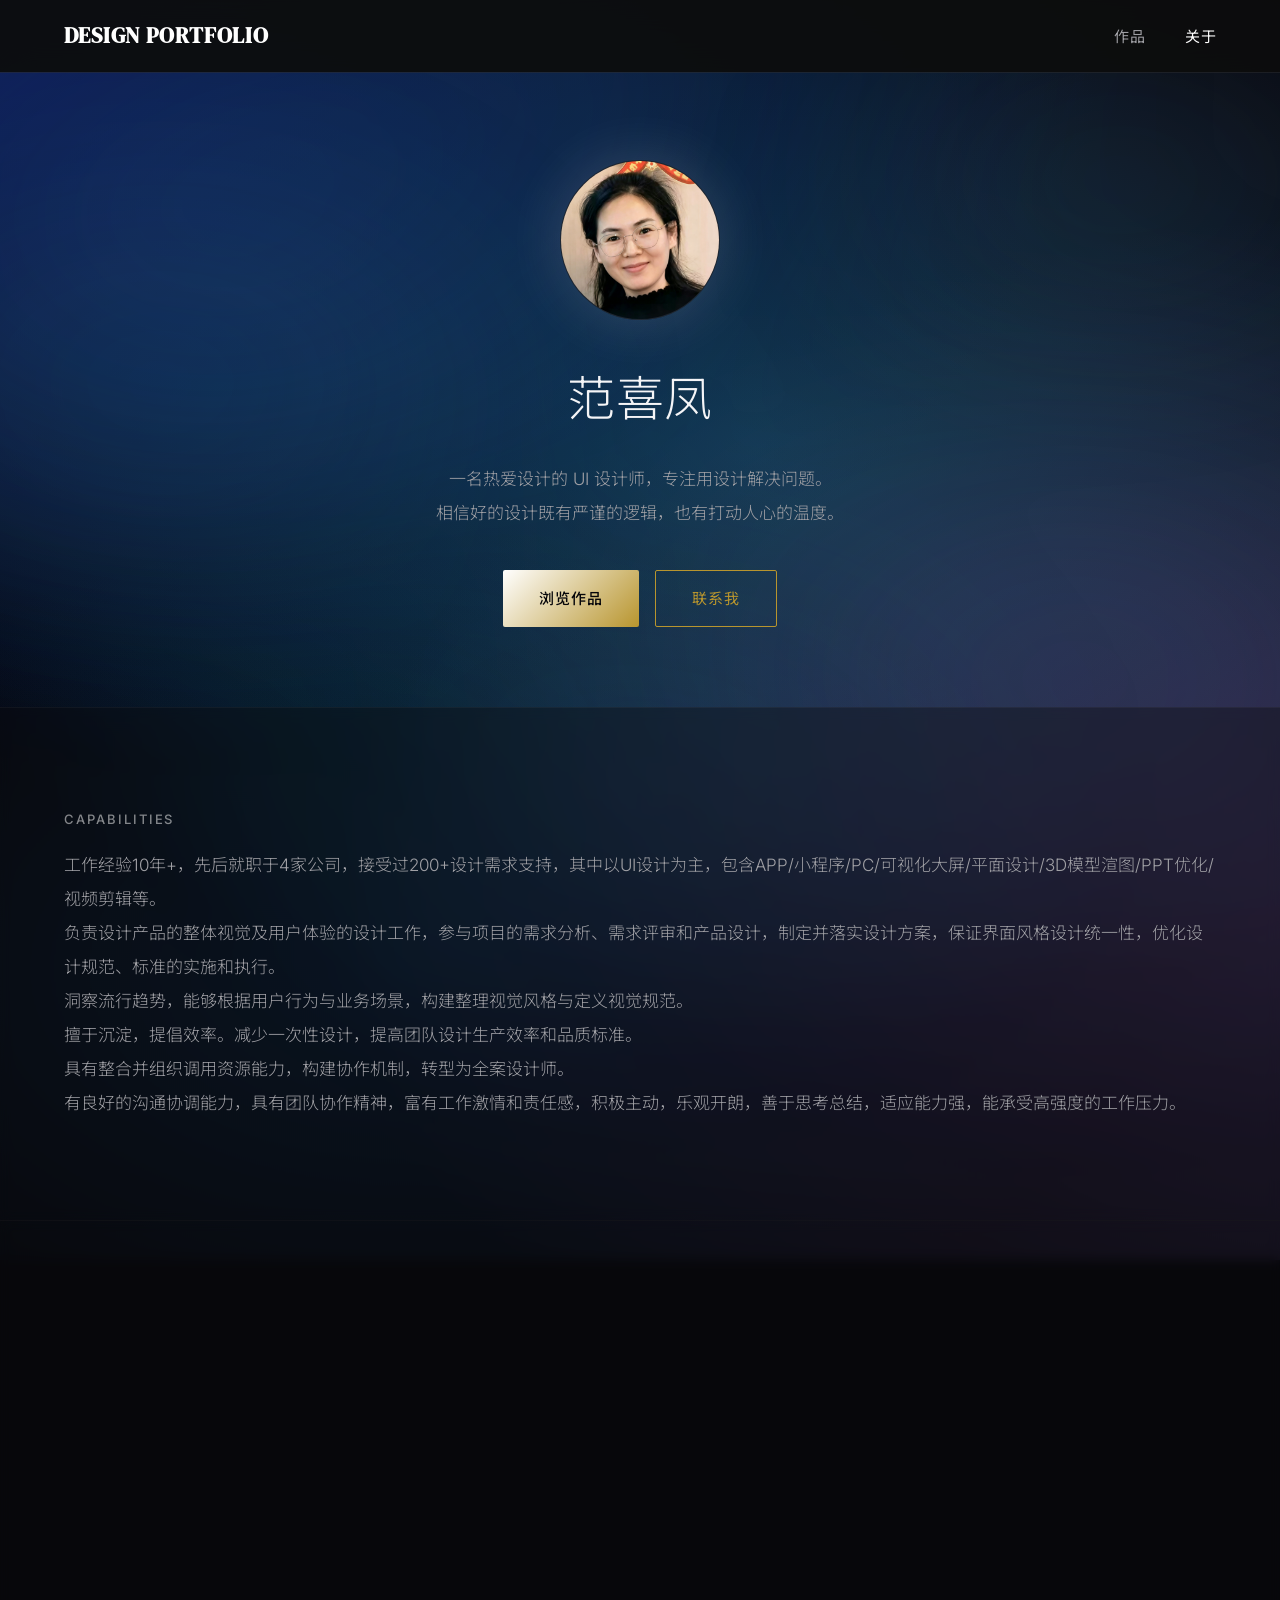
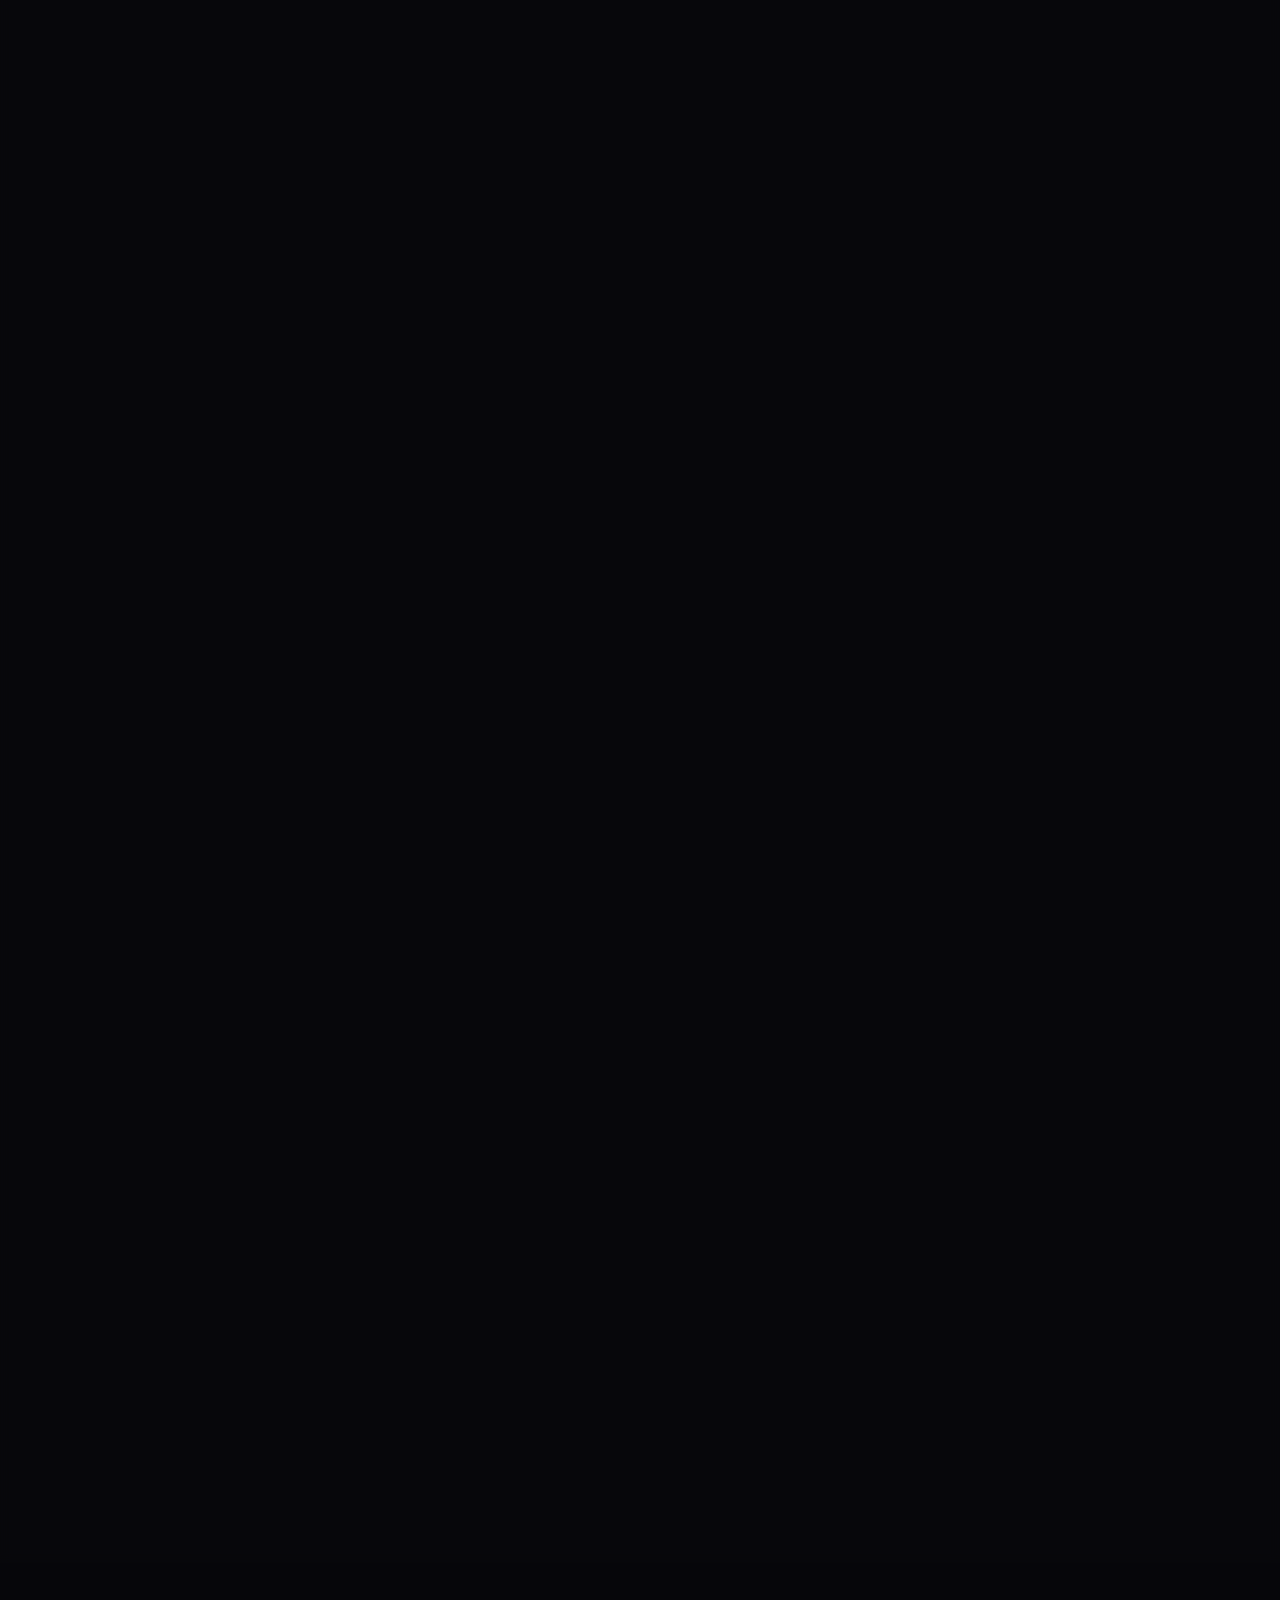
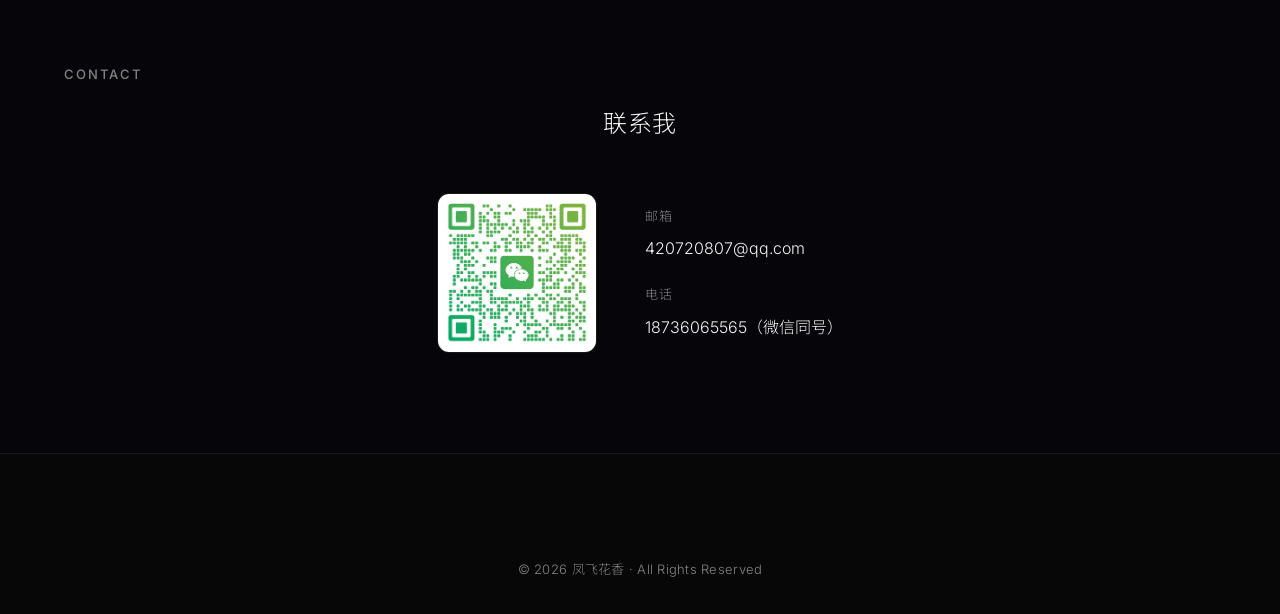
<file: about.html>
<!DOCTYPE html>
<html lang="zh-CN">
<head>
  <meta charset="UTF-8">
  <meta name="viewport" content="width=device-width, initial-scale=1.0">
  <title>关于我 — 凤飞花香</title>
  <link rel="preconnect" href="https://fonts.googleapis.com">
  <link rel="preconnect" href="https://fonts.gstatic.com" crossorigin>
  <link href="https://fonts.googleapis.com/css2?family=Noto+Sans+SC:wght@300;400;500&family=DM+Serif+Display&family=Inter:wght@300;400;500&display=swap" rel="stylesheet">
  <link rel="stylesheet" href="assets/css/style.css">
</head>
<body>

  <!-- 动态渐变背景第三层 -->
  <div class="bg-glow-layer"></div>

  <!-- 导航栏 -->
  <nav class="navbar scrolled" style="background:rgba(13,13,13,0.94);backdrop-filter:blur(16px);box-shadow:0 1px 0 var(--border);">
    <a href="index.html" class="navbar__logo"><span>DESIGN PORTFOLIO</span></a>
    <ul class="navbar__links" style="display:flex;gap:40px;list-style:none;">
      <li><a href="works.html">作品</a></li>
      <li><a href="about.html" style="color:#FFFFFF;font-weight:400;">关于</a></li>
    </ul>
  </nav>

  <!-- Hero -->
  <section class="about-page__hero" style="padding-top:160px;">
    <div class="container">
      <div class="about-page__avatar fade-up">
        <img src="assets/images/touxiang2.png" alt="范喜凤头像" style="width:100%;height:100%;object-fit:cover;">
      </div>
      <h1 class="fade-up" style="font-size:clamp(2rem,4vw,3rem);font-weight:300;letter-spacing:0.02em;margin-bottom:20px;">范喜凤</h1>
      <p class="about-page__bio fade-up" style="margin-bottom:40px;">
        一名热爱设计的 UI 设计师，专注用设计解决问题。<br>
        相信好的设计既有严谨的逻辑，也有打动人心的温度。
      </p>
      <div class="fade-up" style="display:flex;gap:16px;justify-content:center;flex-wrap:wrap;">
        <a href="works.html" class="btn btn--primary">浏览作品</a>
        <a href="#contact" class="btn btn--outline">联系我</a>
      </div>
    </div>
  </section>

  <!-- 设计能力 -->
  <section class="about-page__section bg-glow">
    <div class="container">
      <div class="fade-up">
        <div class="section__label">Capabilities</div>
      </div>
      <div class="skills-grid">
         <p  style="margin-bottom:40px;margin: 0 auto;font-size: 1.0625rem;line-height: 2;color: var(--text-secondary);font-weight: 300;">
       工作经验10年+，先后就职于4家公司，接受过200+设计需求支持，其中以UI设计为主，包含APP/小程序/PC/可视化大屏/平面设计/3D模型渲图/PPT优化/视频剪辑等。<br>
       负责设计产品的整体视觉及用户体验的设计工作，参与项目的需求分析、需求评审和产品设计，制定并落实设计方案，保证界面风格设计统一性，优化设计规范、标准的实施和执行。<br>
       洞察流行趋势，能够根据用户行为与业务场景，构建整理视觉风格与定义视觉规范。<br>
       擅于沉淀，提倡效率。减少一次性设计，提高团队设计生产效率和品质标准。<br>
       具有整合并组织调用资源能力，构建协作机制，转型为全案设计师。<br>
       有良好的沟通协调能力，具有团队协作精神，富有工作激情和责任感，积极主动，乐观开朗，善于思考总结，适应能力强，能承受高强度的工作压力。
      </p>
      </div>
    </div>
  </section>


  <!-- 工作经历 -->
  <section class="about-page__section bg-glow">
    <div class="container">
      <div class="fade-up">
        <div class="section__label">Experience</div>
      </div>
      <h2 class="about-page__section-title fade-up">工作经历</h2>
      <div class="timeline">
        <div class="timeline__item">
          <div class="timeline__dot"></div>
          <div class="timeline__date">2024.09 — 2026.06</div>
          <div class="timeline__title">高级 UI/UX 设计师 · 河南易元泰电子科技有限公司</div>
          <div class="timeline__desc">核心定位：工业能源B端产品体验深耕 + 品牌视觉体系全案统筹
<br>专注源网荷储、智能充电、工业运维类工业互联网产品设计，深度参与产品战略需求评审与方案规划。针对工业系统数据密集、操作复杂、专业性强的特点，优化信息层级、数据可视化展示、操作流程交互，提升系统易用性与工业场景适配度。
<br>统筹企业品牌视觉升级，独立完成企业画册、产品手册、全业务线商务PPT标准化视觉改版；负责储能设备、充电桩、工业装备等硬件3D建模渲染、企业战略宣传片剪辑包装，实现产品、品牌、宣传物料视觉统一化、高端化。
<br>高效对接产研、市场、业务多团队，统筹多项目并行落地，具备极强的工业项目设计思维与政企项目交付能力。
<br>代表项目：源网荷储一体化工业互联网平台、牵张装备运维平台、充电运营管理平台
<br>工具栈：Figma、Pixso、AI、PS、Axure、墨刀、飞书思维导图、PR、Audition</div>
        </div>
        <div class="timeline__item">
          <div class="timeline__dot"></div>
          <div class="timeline__date">2020.07 — 2024.08</div>
          <div class="timeline__title">高级 UI/UX 设计师 · 正信智云（北京）科技发展有限公司河南分公司</div>
          <div class="timeline__desc">核心定位：大型智慧政务/交通/工业项目视觉体系搭建 + 多场景可视化落地
<br>深度深耕智慧城市、轨道交通、智慧水务、5G工业智造、新能源政企赛道，主导多款重点数字化平台的UX交互与UI视觉全案设计。针对大型政企系统模块多、层级复杂、体验混乱的痛点，重构界面层级与交互逻辑，建立标准化组件体系，提升产品专业性与易用性。
<br>负责政企大型活动品牌视觉、商务汇报体系视觉升级，同时独立完成全国多高铁站实景建模、智慧工厂、智慧水务场景三维可视化，结合三维素材产出高品质项目宣传片，为项目招投标、成果展示提供核心视觉支撑。
<br>代表项目：车站智能服务台、信阳小米城市合作平台、充电桩小程序、智慧水务、5G柔性智造工厂、数字青年智慧家
<br>工具栈：Figma、Pixso、PS、AI、墨刀、Axure、Blender、AE、PR、UE4</div>
        </div>
        <div class="timeline__item">
          <div class="timeline__dot"></div>
          <div class="timeline__date">2011.12 — 2020.06</div>
          <div class="timeline__title">UI设计师 ·郑州正信科技发展股份有限公司</div>
          <div class="timeline__desc">核心定位：多行业数字化产品从0-1全链路设计 + 动态视觉全闭环交付<br>
主导通信、政务、医疗、文旅、海外多品类B端与移动端产品设计，独立完成需求拆解、用户体验优化、交互逻辑搭建、视觉体系落地。针对多产品线杂乱问题，建立统一视觉规范，解决多项目风格不统一、复用率低的问题，大幅提升团队设计落地效率。
<br>同时承担公司前端视觉还原、品牌包装、2D/3D可视化、影视宣传片全流程制作，打通「产品设计→界面落地→三维可视化→视频成片」完整链路，适配政企项目汇报、展厅展示、品牌对外宣传全场景。
<br>代表项目：移动云营业厅、政信云、铁路云服务、移动EOMS后台、河南资源管理系统、综合资管APP、慧医院APP、智慧体育云、马来西亚海外慈善/黄金卡项目
<br>工具栈：PS、AI、Firework、AxureRP、Visio、Hbuilder、WebStorm、3DMAX、AE、PR、Audition</div>
        </div>
        <div class="timeline__item">
          <div class="timeline__dot"></div>
          <div class="timeline__date">2007.01 — 2011.09</div>
          <div class="timeline__title">部门负责人 ·郑州捷安高科股份有限公司</div>
          <div class="timeline__desc">核心定位：多媒体动画项目全流程统筹、制作落地、团队管理赋能<br>
负责多媒体动画、场景可视化项目的全流程落地，涵盖需求对接、项目拆解、方案策划、进度规划、任务分配、技术指导、成品验收全链路工作。统筹把控项目制作标准、画面质量与交付周期，解决项目制作中的技术难点与流程问题，保障批量项目高效、标准化交付落地。
<br>主导核心轨道交通动画项目攻坚，带领团队完成CRH3、GZML3、JW4多款机车多媒体动画制作，落地沈阳四段大型场景可视化项目，积累了严谨的工业动画、场景仿真、政企项目交付经验。
<br>承担跨部门协同对接工作，高效同步项目需求、跟进落地进度、协调解决跨部门协作问题。同时负责团队新人技术指导与团队氛围建设，针对性开展技能辅导与心态疏导，凝聚团队执行力，保障团队高效稳定产出。
<br>代表项目：多型号机车多媒体动画项目、沈阳四段大场景可视化项目
<br>工具栈：3D、Flash、Premiere、PS、Creator、Cool Edit Pro、AE、CamtasiaStudiot</div>
        </div>
      </div>
    </div>
  </section>

  <!-- 联系方式 -->
  <section class="about-page__section" id="contact">
    <div class="container">
      <div class="fade-up">
        <div class="section__label">Contact</div>
      </div>
      <h2 class="about-page__section-title fade-up">联系我</h2>

      <!-- 微信二维码 + 联系方式 -->
      <div class="contact-info-block fade-up" style="display:flex;gap:48px;align-items:center;justify-content:center;flex-wrap:wrap;margin-top:48px;">
        <div class="contact-qr" style="flex-shrink:0;">
          <img src="assets/images/weixin.jpg" alt="微信二维码" style="width:160px;height:160px;object-fit:cover;border-radius:12px;border:1px solid var(--border);">
        </div>
        <div class="contact-details" style="text-align:left;">
          <div style="margin-bottom:20px;">
            <div style="font-size:0.8125rem;color:rgba(255,255,255,0.5);font-weight:300;letter-spacing:0.05em;margin-bottom:6px;">邮箱</div>
            <div style="font-size:1rem;font-weight:300;color:var(--text-primary);">420720807@qq.com</div>
          </div>
          <div>
            <div style="font-size:0.8125rem;color:rgba(255,255,255,0.5);font-weight:300;letter-spacing:0.05em;margin-bottom:6px;">电话</div>
            <div style="font-size:1rem;font-weight:300;color:var(--text-primary);">18736065565（微信同号）</div>
          </div>
        </div>
      </div>

    </div>
  </section>

  <!-- Footer -->
  <footer class="footer">
    <div class="container">
      
      <p class="footer__copy">© 2026 凤飞花香 · All Rights Reserved</p>
    </div>
  </footer>

  <script src="assets/js/main.js"></script>
</body>
</html>
</file>
<file: assets/css/style.css>
/* ============================================
   凤飞花香作品集 — 暗黑诗意风格样式表
   设计方向 C：诗意暗黑 · 沉浸体验
   ============================================ */

/* ---------- CSS Variables ---------- */
:root {
  --bg-primary: #06060A;
  --bg-secondary: rgba(13, 13, 15, 0.38);
  --bg-card: rgba(28, 28, 30, 0.55);
  --bg-card-hover: rgba(34, 34, 36, 0.65);
  --text-primary: #F5F5F7;
  --text-secondary: #A0A0A5;
  --text-muted: #6E6E73;
  --accent: #FFFFFF;
  --accent-light: #FFFFFF;
  --accent-glow: rgba(255, 255, 255, 0.15);
  --border: rgba(44, 44, 46, 0.50);
  --border-light: rgba(58, 58, 60, 0.50);
  --card-shadow: 0 4px 24px rgba(0,0,0,0.4);
  --card-shadow-hover: 0 8px 40px rgba(0,0,0,0.6);
  --font-cn: 'Noto Sans SC', 'Source Han Sans SC', sans-serif;
  --font-en: 'DM Serif Display', Georgia, serif;
  --font-body: 'Inter', 'Noto Sans SC', sans-serif;
  --ease: cubic-bezier(0.16, 1, 0.3, 1);
  --duration: 0.4s;
  --duration-slow: 0.7s;
}

/* ---------- Reset & Base ---------- */
*, *::before, *::after { margin:0; padding:0; box-sizing: border-box; }
a { text-decoration: none; color: inherit; }
img { display: block; max-width: 100%; }

html {
  scroll-behavior: smooth;
  font-size: 16px;
  scrollbar-width: thin;
  scrollbar-color: var(--border) var(--bg-primary);
}

body {
  font-family: var(--font-body);
  color: var(--text-primary);
  background: #06060A;
  line-height: 1.8;
  -webkit-font-smoothing: antialiased;
  overflow-x: hidden;
  position: relative;
}

/* ---------- 动态渐变背景（即梦AI出图风格） ---------- */

/* 第1层：主流动渐变 —— 大幅移动，色彩明显 */
body::before {
  content: '';
  position: fixed;
  top: -40%; left: -40%; right: -40%; bottom: -40%;
  z-index: 0;
  pointer-events: none;
  background:
    radial-gradient(ellipse 100% 90% at 20% 25%, rgba(15,25,100,0.80) 0%, transparent 50%),
    radial-gradient(ellipse 80% 75% at 55% 50%, rgba(25,120,155,0.45) 0%, transparent 48%),
    radial-gradient(ellipse 90% 85% at 82% 78%, rgba(105,80,155,0.40) 0%, transparent 50%),
    radial-gradient(ellipse 70% 60% at 40% 82%, rgba(18,65,115,0.35) 0%, transparent 45%),
    #06060A;
  animation: bgFlow1 12s ease-in-out infinite;
}

/* 第2层：柔光漂浮层 —— 高斯模糊大范围漂移 */
body::after {
  content: '';
  position: fixed;
  top: -35%; left: -35%; right: -35%; bottom: -35%;
  z-index: 0;
  pointer-events: none;
  background:
    radial-gradient(ellipse 65% 60% at 30% 35%, rgba(35,110,160,0.30) 0%, transparent 50%),
    radial-gradient(ellipse 60% 55% at 70% 65%, rgba(125,95,175,0.25) 0%, transparent 48%),
    radial-gradient(ellipse 55% 50% at 50% 20%, rgba(20,75,125,0.20) 0%, transparent 45%);
  animation: bgFlow2 16s ease-in-out infinite;
  filter: blur(110px);
  opacity: 0.9;
}

/* 第3层：微光粒子感 */
.bg-glow-layer {
  position: fixed;
  top: -25%; left: -25%; right: -25%; bottom: -25%;
  z-index: 0;
  pointer-events: none;
  background:
    radial-gradient(ellipse 45% 40% at 25% 45%, rgba(50,145,195,0.18) 0%, transparent 55%),
    radial-gradient(ellipse 40% 35% at 75% 30%, rgba(140,110,190,0.15) 0%, transparent 50%),
    radial-gradient(ellipse 50% 45% at 50% 75%, rgba(25,95,145,0.14) 0%, transparent 52%);
  animation: bgFlow3 10s ease-in-out infinite;
  filter: blur(90px);
  opacity: 0.8;
}

/* === 关键帧：大幅流动，模拟即梦AI出图动态感 === */
@keyframes bgFlow1 {
  0%   { transform: translate(0, 0) rotate(0deg) scale(1); }
  16%  { transform: translate(4%, -3%) rotate(0.6deg) scale(1.06); }
  33%  { transform: translate(-3%, 4%) rotate(-0.4deg) scale(0.97); }
  50%  { transform: translate(3.5%, 2%) rotate(0.5deg) scale(1.05); }
  66%  { transform: translate(-2%, -3.5%) rotate(-0.3deg) scale(0.98); }
  83%  { transform: translate(2.5%, 1.5%) rotate(0.3deg) scale(1.04); }
  100% { transform: translate(0, 0) rotate(0deg) scale(1); }
}

@keyframes bgFlow2 {
  0%   { transform: translate(0, 0) scale(1); }
  20%  { transform: translate(-6%, 4%) scale(1.08); }
  40%  { transform: translate(5%, -3%) scale(0.95); }
  60%  { transform: translate(-3%, -5%) scale(1.06); }
  80%  { transform: translate(4%, 2%) scale(0.97); }
  100% { transform: translate(0, 0) scale(1); }
}

@keyframes bgFlow3 {
  0%   { transform: translate(0, 0) scale(1); opacity: 0.6; }
  25%  { transform: translate(7%, -4%) scale(1.10); opacity: 0.85; }
  50%  { transform: translate(-4%, 5%) scale(0.94); opacity: 0.65; }
  75%  { transform: translate(5%, -3%) scale(1.06); opacity: 0.8; }
  100% { transform: translate(0, 0) scale(1); opacity: 0.6; }
}

/* 所有内容层在渐变背景之上 */
.navbar,
.hero,
.hero--left,
.hero__bg-img,
.hero__overlay,
.section,
.about-page__hero,
.about-page__section,
.works-grid,
.work-card,
.page-header,
.filter-bar,
.footer,
.container,
.lightbox {
  position: relative;
  z-index: 1;
}

/* 区块背景改为半透明玻璃感，让渐变透出来 */
.bg-glow,
.about-page__section.bg-glow,
.section.bg-glow {
  background: rgba(13, 13, 15, 0.38) !important;
  backdrop-filter: blur(6px);
  -webkit-backdrop-filter: blur(6px);
  border-top: 1px solid rgba(255,255,255,0.04);
  border-bottom: 1px solid rgba(255,255,255,0.04);
}

/* ---------- Utility ---------- */
.container {
  max-width: 1280px;
  margin: 0 auto;
  padding: 0 64px;
}

@media (max-width: 768px) {
  .container { padding: 0 24px; }
}

.section { padding: 120px 0; }

/* 渐变文字 */
.gold-text {
  color: #FFFFFF;
}

/* 渐变文字 */
.fade-up {
    opacity: 0;
transform:translateY(40px);
transition:
  opacity var(--duration-slow) var(--ease),
  transform var(--duration-slow) var(--ease);}
.fade-up.visible {
  opacity: 1;
  transform: translateY(0);
}

.fade-in {
  opacity: 0;
  transition: opacity var(--duration-slow) var(--ease);
}
.fade-in.visible { opacity: 1; }

/* 图片光晕 */
.img-glow {
  box-shadow: 0 0 60px rgba(255,255,255,0.15);
  border-radius: 16px;
}

/* ---------- 导航栏 ---------- */
.navbar {
  position: fixed;
  top: 0; left: 0; right: 0;
  z-index: 100;
  padding: 0 64px;
  height: 72px;
  display: flex;
  align-items: center;
  justify-content: space-between;
  transition: background var(--duration) ease,
             box-shadow var(--duration) ease;
}

.navbar.scrolled {
  background: rgba(13, 13, 13, 0.92);
  backdrop-filter: blur(16px);
  -webkit-backdrop-filter: blur(16px);
  box-shadow: 0 1px 0 var(--border);
}

.navbar__logo {
  font-family: var(--font-en);
  font-size: 1.375rem;
  font-weight: 600;
  letter-spacing: 0.04em;
}

.navbar__logo span {
  color: #FFFFFF;
}

.navbar__links {
  display: flex;
  gap: 40px;
  list-style: none;
}

.navbar__links a {
  font-size: 0.9375rem;
  font-weight: 400;
  color: var(--text-secondary);
  letter-spacing: 0.03em;
  transition: color var(--duration) ease;
  position: relative;
}

.navbar__links a:hover,
.navbar__links a.active {
  color: #FFFFFF;
}
/* 汉堡 */
.navbar__hamburger {
  display: none;
  flex-direction: column;
  gap: 5px;
  background: none;
  border: none;
  cursor: pointer;
  padding: 8px;
}
.navbar__hamburger span {
  display: block;
  width: 24px;
  height: 1.5px;
  background: var(--text-primary);
  transition: all var(--duration) ease;
}

@media (max-width: 768px) {
  .navbar { padding: 0 24px; }
  .navbar__hamburger { display: flex; }
  .navbar__links {
    display: none;
    position: absolute;
    top: 72px; left: 0; right: 0;
    background: rgba(13,13,13,0.98);
    backdrop-filter: blur(16px);
    flex-direction: column;
    padding: 24px;
    gap: 20px;
    box-shadow: 0 8px 32px rgba(0,0,0,0.5);
  }
  .navbar__links.open { display: flex; }
}

/* ---------- Hero ---------- */
.hero {
  min-height: 100vh;
  display: flex;
  align-items: center;
  justify-content: flex-start;
  text-align: left;
  padding: 120px 8vw 80px;
  position: relative;
  overflow: hidden;
  background: var(--bg-primary);
  white-space: nowrap;
}

/* 背景图 */
.hero__bg-img {
  position: absolute;
  inset: 0;
  background: url('../images/fengmian.png') center center / cover no-repeat;
  z-index: 0;
  animation: bgSlowZoom 20s ease-in-out infinite alternate;
}

/* 遮罩层：确保文字可读性 */
.hero__overlay {
  position: absolute;
  inset: 0;
  background:
    linear-gradient(135deg,
      rgba(13, 13, 13, 0.72) 0%,
      rgba(13, 13, 13, 0.58) 20%,
      rgba(13, 13, 13, 0.42) 30%
    );
  z-index: 1;
}

/* 背景图缓慢缩放动画 */
@keyframes bgSlowZoom {
  0%   { transform: scale(1); }
  100% { transform: scale(1.05); }
}

/* 左对齐变体 */
.hero--left {
  justify-content: flex-start;
  text-align: left;
  padding-left: 8vw;
  padding-right: 8vw;
}



/* 左对齐时内容层级 */
.hero--left .hero__content {
  position: relative;
  z-index: 10;
  max-width: 640px;
}

/* Hero 小标签 */
.hero__label {
  font-size: 0.8125rem;
  font-weight: 800;
  letter-spacing: 0.2em;
  color: #FFFFFF;
  margin-bottom: 20px;
  opacity: 0.8;
}

.hero__content {
  position: relative;
  z-index: 10;
  max-width: 760px;
}

.hero__title {
  font-family: var(--font-cn);
  font-size: clamp(2.5rem, 6vw, 5rem);
  font-weight: 800;
  line-height: 1.15;
  letter-spacing: 0.02em;
  margin-bottom: 24px;
  text-shadow: 0 2px 32px rgba(0,0,0,0.6);
}

.hero__title em {
  font-style: normal;
  color: #FFFFFF;
}

.hero__subtitle {
  font-size: 1.0625rem;
  color: var(--text-secondary);
  line-height: 2;
  margin-bottom: 48px;
  font-weight: 300;
  letter-spacing: 0.01em;
  text-shadow: 0 1px 16px rgba(0,0,0,0.5);
}

.hero__buttons {
  display: flex;
  gap: 16px;
  justify-content: flex-start;
  flex-wrap: wrap;
}

@media (max-width: 768px) {
  .hero { min-height: auto; padding: 140px 24px 80px; }
  .hero__title { font-weight: 300; text-shadow: none; }
  .hero__subtitle { text-shadow: none; }
  .hero__bg-text { display: none; }
  .hero__bg-img { opacity: 0.6; }
  .hero__overlay { background: rgba(13,13,13,0.82); }
}

@media (max-width: 480px) {
  .hero__bg-img { opacity: 0.4; }
  .hero__overlay { background: rgba(13,13,13,0.90); }
}

/* ---------- 按钮 ---------- */
.btn {
  display: inline-flex;
  align-items: center;
  gap: 8px;
  padding: 14px 36px;
  border-radius: 2px;
  font-size: 0.9375rem;
  font-weight: 400;
  letter-spacing: 0.06em;
  transition: all var(--duration) var(--ease);
}

.btn--primary {
  background: linear-gradient(135deg, var(--accent), #B8952E);
  color: var(--bg-primary);
  font-weight: 500;
}

.btn--primary:hover {
  box-shadow: 0 0 30px rgba(255,255,255,0.25);
  transform: translateY(-2px);
}

.btn--outline {
  border: 1px solid  #B8952E;
  color:  #B8952E;
}

.btn--outline:hover {
  border-color: var(--accent);
  color: var(--accent);
  box-shadow: 0 0 20px rgba(255,255,255,0.2);
  transform: translateY(-2px);
}

/* ---------- 精选作品 ---------- */
.section__label {
  font-size: 0.8125rem;
  font-weight: 500;
  letter-spacing: 0.15em;
  text-transform: uppercase;
  color: rgba(255,255,255,0.5);
  margin-bottom: 16px;
}

.section__title {
  font-family: var(--font-cn);
  font-size: clamp(1.75rem, 3vw, 2.5rem);
  font-weight: 300;
  margin-bottom: 48px;
}

.featured__grid {
  display: grid;
  grid-template-columns: repeat(3, 1fr);
  gap: 24px;
}

@media (max-width: 1024px) {
  .featured__grid { grid-template-columns: repeat(2, 1fr); }
}
@media (max-width: 640px) {
  .featured__grid { grid-template-columns: 1fr; }
}

/* 作品卡片 - 暗色风格 */
.work-card {
  background: var(--bg-card);
  border: 1px solid var(--border);
  border-radius: 12px;
  overflow: hidden;
  transition: all var(--duration) var(--ease);
  cursor: pointer;
  position: relative;
}

.work-card::after {
  content: '';
  position: absolute;
  inset: 0;
  border-radius: 12px;
  border: 1px solid transparent;
  transition: border-color var(--duration) ease;
  pointer-events: none;
}

.work-card:hover {
  background: var(--bg-card-hover);
  transform: translateY(-4px);
  box-shadow: var(--card-shadow-hover);
}

.work-card:hover::after {
  border-color: rgba(255,255,255,0.3);
}

.work-card__cover {
  aspect-ratio: 4/3;
  overflow: hidden;
  position: relative;
}

.work-card__cover img {
  width: 100%;
  height: 100%;
  object-fit: cover;
  transition: transform 0.7s var(--ease);
  filter: brightness(0.9);
}

.work-card:hover .work-card__cover img {
  transform: scale(1.06);
  filter: brightness(1);
}

.work-card__body {
  padding: 20px 24px 24px;
}

.work-card__tag {
  display: inline-block;
  font-size: 0.75rem;
  font-weight: 500;
  letter-spacing: 0.08em;
  text-transform: uppercase;
  color: #B8952E;
  margin-bottom: 8px;
}

.work-card__title {
  font-size: 1.125rem;
  font-weight: 400;
  letter-spacing: 0.01em;
  margin-bottom: 4px;
  
}

.work-card__meta {
  font-size: 0.875rem;
  color: rgba(255,255,255,0.5);
  font-weight: 300;
}

/* ---------- 能力标签 ---------- */
.tags {
  display: flex;
  flex-wrap: wrap;
  gap: 12px;
  justify-content: center;
}

.tag {
  display: inline-block;
  background: transparent;
  padding: 8px 24px;
  border: 1px solid #B8952E;
  border-radius: 2px;
  font-size: 0.9375rem;
  font-weight: 300;
  color: #B8952E;
  letter-spacing: 0.03em;
  transition: all var(--duration) ease;
  cursor: pointer;
}

.tag:hover {
  border-color: var(--accent);
  color: var(--accent);
}

.tag--active {
  background: linear-gradient(135deg, var(--accent), #B8952E);
  border-color: transparent;
  color: var(--bg-primary);
  font-weight: 500;
}
/* ---------- 关于我简短 ---------- */
.about-brief {
  display: flex;
  align-items: center;
  gap: 64px;
}

.about-brief__avatar {
  width: 140px;
  height: 140px;
  border-radius: 50%;
  overflow: hidden;
  background: var(--bg-card);
  display: flex;
  align-items: center;
  justify-content: center;
  font-size: 3rem;
  flex-shrink: 0;
  border: 1px solid var(--border);
  box-shadow: 0 0 40px rgba(255,255,255,0.15);
}

.about-brief__text h3 {
  font-size: 1.375rem;
  font-weight: 300;
  letter-spacing: 0.02em;
  margin-bottom: 12px;
}

.about-brief__text p {
  color: var(--text-secondary);
  font-weight: 300;
  margin-bottom: 20px;
  line-height: 2;
}

.link-arrow {
  display: inline-flex;
  align-items: center;
  gap: 8px;
  font-weight: 400;
  letter-spacing: 0.03em;
  color: #FFFFFF;
  transition: opacity var(--duration) ease;
}
.link-arrow:hover { opacity: 0.7; }

@media (max-width: 640px) {
  .about-brief { flex-direction: column; text-align: center; gap: 32px; }
}

/* ---------- Footer ---------- */
.footer {
  background: #070707;
  border-top: 1px solid var(--border);
  padding: 64px 0 32px;
}

.footer__inner {
  display: flex;
  justify-content: space-between;
  align-items: center;
  flex-wrap: wrap;
  gap: 24px;
}

.footer__brand {
  font-family: var(--font-en);
  font-size: 1.125rem;
  font-weight: 500;
  letter-spacing: 0.04em;
  color: #FFFFFF;
}

.footer__links {
  display: flex;
  gap: 32px;
  list-style: none;
}

.footer__links a {
  color: rgba(255,255,255,0.5);
  font-size: 0.9375rem;
  font-weight: 300;
  letter-spacing: 0.02em;
  transition: color var(--duration) ease;
}
.footer__links a:hover { color: #FFFFFF; }

.footer__copy {
  width: 100%;
  text-align: center;
  margin-top: 40px;
  font-size: 0.8125rem;
  color: rgba(255,255,255,0.5);
  font-weight: 300;
  letter-spacing: 0.02em;
}

@media (max-width: 640px) {
  .footer__inner { flex-direction: column; text-align: center; }
}

/* ---------- 页面标题区 ---------- */
.page-header {
  padding: 100px 0 50px;
  text-align: center;
}

.page-header__title {
  font-family: var(--font-cn);
  font-size: clamp(2rem, 4vw, 3rem);
  font-weight: 300;
  letter-spacing: 0.02em;
  margin-bottom: 12px;
}

.page-header__desc {
  color: var(--text-secondary);
  font-weight: 300;
  max-width: 560px;
  margin: 0 auto;
  white-space: nowrap;
}

/* ---------- 筛选栏 ---------- */
.filter-bar {
  display: flex;
  gap: 12px;
  justify-content: center;
  flex-wrap: wrap;
  margin-bottom: 64px;
}

/* ---------- 作品列表网格 ---------- */
.works-grid {
  display: grid;
  grid-template-columns: repeat(3, 1fr);
  gap: 24px;
}

@media (max-width: 1024px) { .works-grid { grid-template-columns: repeat(2, 1fr); } }
@media (max-width: 640px) { .works-grid { grid-template-columns: 1fr; } }

/* ---------- 作品详情 ---------- */
.work-detail {
  padding: 120px 0 120px;
}

.breadcrumb {
  display: flex;
  gap: 12px;
  font-size: 0.9375rem;
  color: rgba(255,255,255,0.5);
  margin-bottom: 40px;
  font-weight: 300;
}
.breadcrumb a:hover { color: #FFFFFF; }

.work-detail__cover {
  width: 100%;
  border-radius: 12px;
  overflow: hidden;
  margin-bottom: 80px;
  box-shadow: 0 0 80px rgba(0,0,0,0.5);
}
.work-detail__cover img {
  width: 100%;
  display: block;
  filter: brightness(0.95);
}

.work-detail__overview {
  display: grid;
  grid-template-columns: 2fr 1fr;
  gap: 64px;
  margin-bottom: 100px;
  padding-bottom: 64px;
  border-bottom: 1px solid var(--border);
}

.work-detail__overview h1 {
  font-size: clamp(1.5rem, 3vw, 2.75rem);
  font-weight: 300;
  line-height: 1.25;
  letter-spacing: 0.01em;
  margin-bottom: 16px;
}

.work-detail__overview .subtitle {
  color: var(--text-secondary);
  font-weight: 300;
  line-height: 2;
}

.work-detail__meta {
  display: flex;
  flex-direction: column;
  gap: 24px;
}

.meta-item h4 {
  font-size: 0.75rem;
  font-weight: 500;
  letter-spacing: 0.12em;
  text-transform: uppercase;
  color: rgba(255,255,255,0.5);
  margin-bottom: 6px;
}

.meta-item p {
  font-size: 0.9375rem;
  font-weight: 300;
  color: var(--text-secondary);
}

.tool-icons {
  display: flex;
  gap: 8px;
  flex-wrap: wrap;
}

.tool-icon {
  display: inline-block;
  padding: 4px 14px;
  background: var(--bg-card);
  border: 1px solid var(--border);
  border-radius: 2px;
  font-size: 0.8125rem;
  font-weight: 300;
  color: var(--text-secondary);
}

@media (max-width: 768px) {
  .work-detail__overview { grid-template-columns: 1fr; gap: 40px; }
}

/* 章节 */
.work-section {
  margin-bottom: 100px;
}

.work-section__title {
  font-size: 1.5rem;
  font-weight: 300;
  letter-spacing: 0.04em;
  margin-bottom: 36px;
  padding-left: 20px;
  border-left: 2px solid rgba(255,255,255,0.3);
  color: #FFFFFF;
}

.work-section__body {
  color: var(--text-secondary);
  font-weight: 300;
  line-height: 2;
}

.work-section__body p { margin-bottom: 20px; }

/* 引语 */
.pull-quote {
  background: rgba(255,255,255,0.03);
  border-left: 2px solid rgba(255,255,255,0.3);
  padding: 28px 32px;
  border-radius: 0 8px 8px 0;
  margin: 36px 0;
  font-size: 1.0625rem;
  color: var(--text-primary);
  font-weight: 300;
  line-height: 1.9;
  font-style: italic;
}

/* 目标列表 */
.goal-list {
  list-style: none;
  display: flex;
  flex-direction: column;
  gap: 20px;
}
.goal-list li {
  display: flex;
  gap: 16px;
  align-items: flex-start;
}
.goal-icon {
  width: 36px;
  height: 36px;
  border-radius: 50%;
  background: #FFFFFF;
  color: #06060A;
  display: flex;
  align-items: center;
  justify-content: center;
  font-size: 0.9375rem;
  font-weight: 600;
  flex-shrink: 0;
}

/* 图片网格 */
.image-grid {
  display: grid;
  grid-template-columns: repeat(2, 1fr);
  gap: 20px;
  margin: 36px 0;
}
.image-grid img {
  border-radius: 8px;
  cursor: pointer;
  transition: transform var(--duration) var(--ease),
             box-shadow var(--duration) var(--ease);
  border: 1px solid var(--border);
}
.image-grid img:hover {
  transform: scale(1.015);
  box-shadow: 0 0 40px rgba(255,255,255,0.15);
  border-color: rgba(255,255,255,0.2);
}
@media (max-width: 640px) { .image-grid { grid-template-columns: 1fr; } }

/* 设计系统 */
.design-system {
  display: grid;
  grid-template-columns: repeat(3, 1fr);
  gap: 24px;
}
@media (max-width: 768px) { .design-system { grid-template-columns: 1fr; } }

.ds-block {
  padding: 28px;
  background: var(--bg-card);
  border: 1px solid var(--border);
  border-radius: 8px;
}
.ds-block h4 {
  font-size: 0.8125rem;
  font-weight: 500;
  letter-spacing: 0.1em;
  text-transform: uppercase;
  color: rgba(255,255,255,0.5);
  margin-bottom: 20px;
}

.ds-colors { display: flex; gap: 12px; flex-wrap: wrap; }
.ds-color-swatch {
  width: 56px;
  height: 56px;
  border-radius: 8px;
  border: 1px solid var(--border);
}

/* 上一篇/下一篇 */
.work-nav {
  display: flex;
  justify-content: space-between;
  padding-top: 64px;
  border-top: 1px solid var(--border);
  margin-top: 100px;
}
.work-nav__item { max-width: 45%; }
.work-nav__label {
  font-size: 0.8125rem;
  color: rgba(255,255,255,0.5);
  margin-bottom: 8px;
  font-weight: 300;
  letter-spacing: 0.05em;
}
.work-nav__title {
  font-size: 1.125rem;
  font-weight: 300;
  letter-spacing: 0.01em;
  transition: color var(--duration) ease;
}
.work-nav__item a:hover .work-nav__title { color: #FFFFFF; }
.work-nav__item--next { text-align: right; }

/* ---------- 3D 模型 ---------- */
.model-viewer-wrap {
  width: 100%;
  aspect-ratio: 16/9;
  border-radius: 12px;
  overflow: hidden;
  background: #070707;
  position: relative;
  border: 1px solid var(--border);
  box-shadow: 0 0 60px rgba(0,0,0,0.5);
}
.model-viewer-wrap model-viewer {
  width: 100%;
  height: 100%;
}
.model-hint {
  position: absolute;
  bottom: 20px;
  left: 50%;
  transform: translateX(-50%);
  background: rgba(13,13,13,0.8);
  backdrop-filter: blur(8px);
  color: var(--text-secondary);
  padding: 8px 24px;
  border-radius: 2px;
  font-size: 0.8125rem;
  font-weight: 300;
  letter-spacing: 0.05em;
  pointer-events: none;
  border: 1px solid var(--border);
}

/* ---------- 插画画廊 ---------- */
.gallery {
  columns: 3;
  column-gap: 20px;
}
.gallery img {
  width: 100%;
  border-radius: 8px;
  margin-bottom: 20px;
  cursor: pointer;
  transition: transform var(--duration) var(--ease),
             box-shadow var(--duration) var(--ease);
  border: 1px solid var(--border);
}
.gallery img:hover {
  transform: scale(1.015);
  box-shadow: 0 0 40px rgba(255,255,255,0.15);
}
@media (max-width: 1024px) { .gallery { columns: 2; } }
@media (max-width: 640px) { .gallery { columns: 1; } }

/* ---------- Lightbox ---------- */
.lightbox {
  position: fixed;
  inset: 0;
  z-index: 1000;
  background: rgba(0,0,0,0.96);
  display: flex;
  align-items: center;
  justify-content: center;
  opacity: 0;
  pointer-events: none;
  transition: opacity var(--duration) ease;
}
.lightbox.open {
  opacity: 1;
  pointer-events: all;
}
.lightbox__img {
  max-width: 92vw;
  max-height: 92vh;
  border-radius: 8px;
  border: 1px solid var(--border);
  transition: transform var(--duration) ease;
}
.lightbox__close {
  position: absolute;
  top: 24px; right: 24px;
  width: 48px;
  height: 48px;
  border-radius: 50%;
  background: rgba(255,255,255,0.06);
  border: 1px solid var(--border);
  color: var(--text-primary);
  font-size: 1.25rem;
  display: flex;
  align-items: center;
  justify-content: center;
  cursor: pointer;
  transition: background var(--duration) ease;
}
.lightbox__close:hover { background: rgba(255,255,255,0.12); }
.lightbox__nav {
  position: absolute;
  top: 50%;
  transform: translateY(-50%);
  width: 48px;
  height: 48px;
  border-radius: 50%;
  background: rgba(255,255,255,0.06);
  border: 1px solid var(--border);
  color: var(--text-primary);
  font-size: 1.25rem;
  display: flex;
  align-items: center;
  justify-content: center;
  cursor: pointer;
  transition: background var(--duration) ease;
}
.lightbox__nav:hover { background: rgba(255,255,255,0.12); }
.lightbox__nav--prev { left: 24px; }
.lightbox__nav--next { right: 24px; }

/* ---------- 关于我页面 ---------- */
.about-page__hero {
  padding: 160px 0 80px;
  text-align: center;
}
.about-page__avatar {
  width: 160px;
  height: 160px;
  border-radius: 50%;
  overflow: hidden;
  margin: 0 auto 36px;
  background: var(--bg-card);
  display: flex;
  align-items: center;
  justify-content: center;
  font-size: 4rem;
  border: 1px solid var(--border);
  box-shadow: 0 0 60px rgba(255,255,255,0.15);
}
.about-page__bio {
  max-width: 640px;
  margin: 0 auto;
  font-size: 1.0625rem;
  line-height: 2;
  color: var(--text-secondary);
  font-weight: 300;
}

.about-page__section {
  padding: 100px 0;
}
.about-page__section--alt {
  background: var(--bg-secondary);
}
.about-page__section-title {
  font-size: 1.5rem;
  font-weight: 300;
  letter-spacing: 0.04em;
  margin-bottom: 48px;
  text-align: center;
}

/* 技能标签 */
.skills-grid {
  display: flex;
  flex-wrap: wrap;
  gap: 12px;
  justify-content: center;
}
.skill-tag {
  padding: 8px 24px;
  background: var(--bg-card);
  border: 1px solid var(--border);
  border-radius: 2px;
  font-weight: 300;
  letter-spacing: 0.03em;
  transition: all var(--duration) ease;
}
.skill-tag:hover {
  border-color: #FFFFFF;
  color: #FFFFFF;
}

/* 时间线 */
.timeline {
  max-width: 720px;
  margin: 0 auto;
  position: relative;
  padding-left: 40px;
}
.timeline::before {
  content: '';
  position: absolute;
  left: 7px; top: 0; bottom: 0;
  width: 1px;
  background: var(--border);
}
.timeline__item {
  position: relative;
  margin-bottom: 56px;
}
.timeline__dot {
  position: absolute;
  left: -37px; top: 6px;
  width: 12px; height: 12px;
  border-radius: 50%;
  background: #FFFFFF;
  border: 2px solid var(--bg-primary);
  box-shadow: 0 0 12px rgba(255,255,255,0.25);
}
.timeline__date {
  font-size: 0.875rem;
  color: rgba(255,255,255,0.5);
  margin-bottom: 6px;
  font-weight: 300;
  letter-spacing: 0.05em;
}
.timeline__title {
  font-size: 1.125rem;
  font-weight: 400;
  margin-bottom: 6px;
  letter-spacing: 0.01em;
}
.timeline__desc {
  color: var(--text-secondary);
  font-size: 0.9375rem;
  font-weight: 300;
}

/* 联系方式 */
.contact-links {
  display: flex;
  justify-content: center;
  gap: 24px;
  flex-wrap: wrap;
}
.contact-link {
  display: flex;
  align-items: center;
  gap: 16px;
  padding: 20px 28px;
  border: 1px solid var(--border);
  border-radius: 8px;
  background: var(--bg-card);
  transition: all var(--duration) ease;
}
.contact-link:hover {
  border-color: #FFFFFF;
  box-shadow: 0 0 30px rgba(255,255,255,0.25);
  transform: translateY(-2px);
}
.contact-link__icon {
  width: 44px;
  height: 44px;
  border-radius: 50%;
  background: #FFFFFF;
  color: #06060A;
  display: flex;
  align-items: center;
  justify-content: center;
  font-size: 1.125rem;
  flex-shrink: 0;
}
.contact-link__text div:first-child {
  font-weight: 400;
  font-size: 0.9375rem;
}
.contact-link__text div:last-child {
  font-size: 0.8125rem;
  color: rgba(255,255,255,0.5);
  font-weight: 300;
}

/* ---------- 404 ---------- */
.not-found {
  min-height: 100vh;
  display: flex;
  flex-direction: column;
  align-items: center;
  justify-content: center;
  text-align: center;
  padding: 32px;
}
.not-found__code {
  font-size: clamp(4rem, 12vw, 10rem);
  font-weight: 200;
  color: #FFFFFF;
  line-height: 1;
}
.not-found__text {
  font-size: 1.125rem;
  color: var(--text-secondary);
  margin: 24px 0 40px;
  font-weight: 300;
}

/* ---------- 页面进入 ---------- */
.page-enter {
  opacity: 0;
  transform: translateY(24px);
  animation: pageEnter 0.7s var(--ease) forwards;
}
@keyframes pageEnter {
  to { opacity: 1; transform: translateY(0); }
}
</file>
